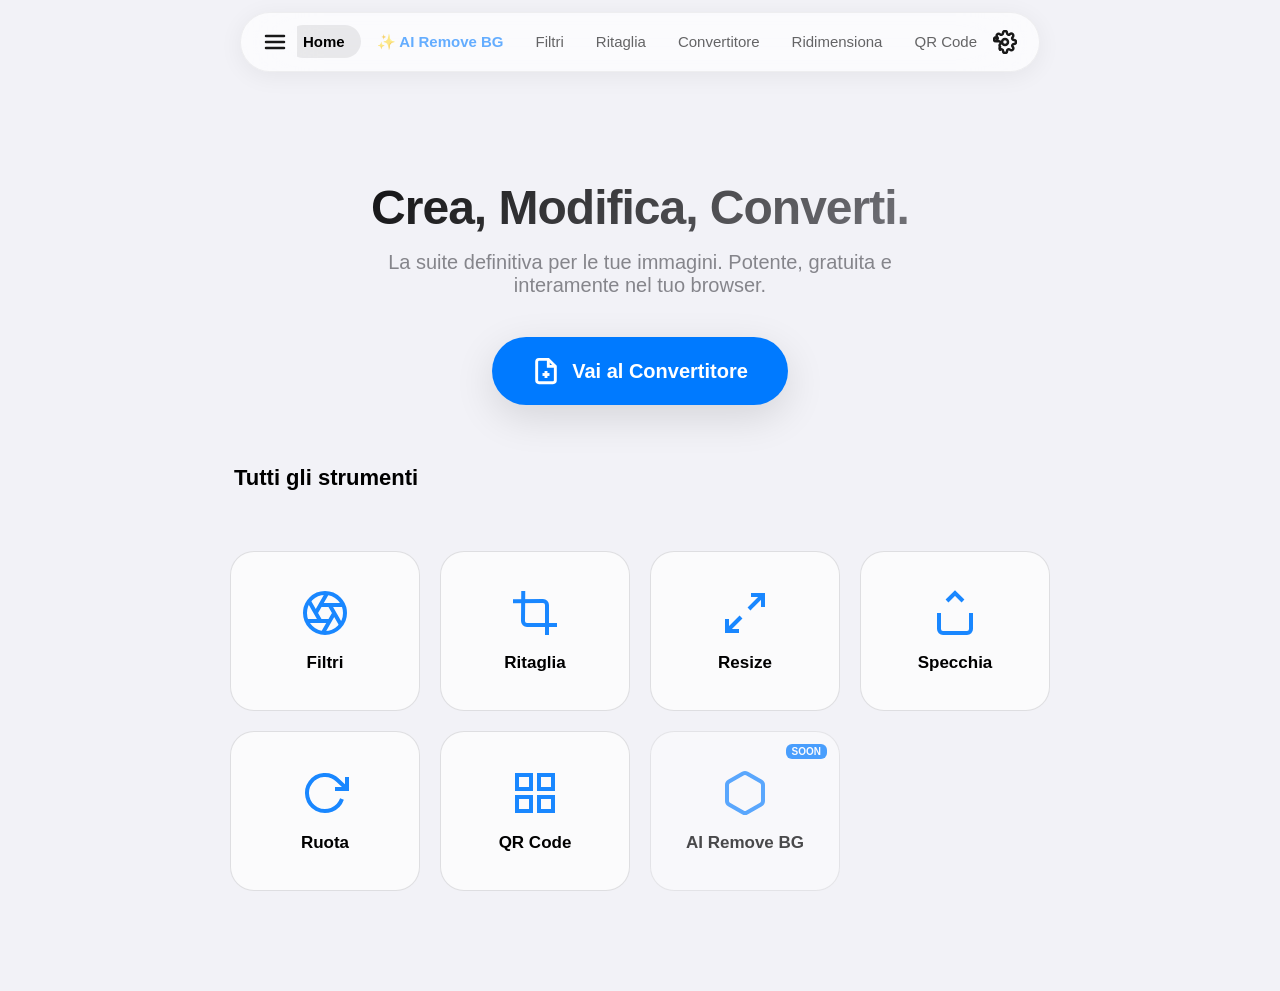
<file: index.html>
<!DOCTYPE html>
<html lang="it">
<head>
    <meta charset="UTF-8">
    <meta name="viewport" content="width=device-width, initial-scale=1.0, viewport-fit=cover">
    <title>CronoTools - Editor Immagini & Tool Online</title>
    <link rel="stylesheet" href="css/style.css">
    <meta name="description" content="Suite di strumenti online gratuiti per editare immagini, convertire file e altro ancora. Tutto nel browser, 100% privacy.">
    <style>
        .hero { text-align: center; padding: 40px 20px 60px; }
        .hero h1 { font-size: 48px; font-weight: 800; letter-spacing: -1px; margin-bottom: 16px; background: linear-gradient(135deg, var(--text-primary) 0%, var(--text-secondary) 100%); -webkit-background-clip: text; -webkit-text-fill-color: transparent; }
        .hero p { font-size: 20px; color: var(--text-secondary); max-width: 600px; margin: 0 auto 40px; }
        
        .cta-big {
            display: inline-flex; align-items: center; justify-content: center; gap: 12px;
            background: var(--accent); color: var(--on-accent);
            padding: 20px 40px; border-radius: 99px;
            font-size: 20px; font-weight: 700; text-decoration: none;
            transition: all 0.3s cubic-bezier(0.34, 1.56, 0.64, 1);
            box-shadow: var(--shadow-lg);
        }
        .cta-big:hover { transform: scale(1.05) translateY(-2px); box-shadow: 0 20px 40px rgba(0,0,0,0.2); }
        .cta-big svg { width: 28px; height: 28px; }

        .tools-grid { display: grid; grid-template-columns: repeat(auto-fill, minmax(160px, 1fr)); gap: 20px; margin-top: 60px; }
        .tool-card {
            background: var(--bg-glass); border: 1px solid var(--separator);
            border-radius: 24px; padding: 24px; text-align: center; text-decoration: none; color: var(--text-primary);
            transition: all 0.3s ease; position: relative; overflow: hidden;
            display: flex; flex-direction: column; align-items: center; justify-content: center; height: 160px;
        }
        .tool-card:hover { transform: translateY(-4px); background: var(--bg-secondary); border-color: var(--accent); box-shadow: var(--shadow-md); }
        .tool-icon { width: 48px; height: 48px; margin-bottom: 16px; color: var(--accent); opacity: 0.9; }
        .tool-title { font-weight: 600; font-size: 17px; }
        
        .beta-badge { position: absolute; top: 12px; right: 12px; font-size: 10px; font-weight: 700; background: var(--accent); color: white; padding: 2px 6px; border-radius: 6px; }
    </style>
</head>
<body>

    <crono-navbar></crono-navbar>

    <div class="content-wrapper">
        <section class="hero">
            <h1>Crea, Modifica, Converti.</h1>
            <p>La suite definitiva per le tue immagini. Potente, gratuita e interamente nel tuo browser.</p>
            
            <a href="base64/index.html" class="cta-big">
                <svg viewBox="0 0 24 24" fill="none" stroke="currentColor" stroke-width="2.5"><path d="M14 2H6a2 2 0 0 0-2 2v16a2 2 0 0 0 2 2h12a2 2 0 0 0 2-2V8z"></path><polyline points="14 2 14 8 20 8"></polyline><line x1="12" y1="18" x2="12" y2="12"></line><line x1="9" y1="15" x2="15" y2="15"></line></svg>
                Vai al Convertitore
            </a>
        </section>

        <section>
            <h2 style="font-size: 22px; font-weight: 700; margin-bottom: 20px; padding-left: 4px;">Tutti gli strumenti</h2>
            <div class="tools-grid">
                
                <a href="filtri/index.html" class="tool-card">
                    <svg class="tool-icon" viewBox="0 0 24 24" fill="none" stroke="currentColor" stroke-width="2"><circle cx="12" cy="12" r="10"/><path d="M14.31 8l5.74 9.94M9.69 8h11.48M7.38 12l5.74-9.94M9.69 16L3.95 6.06M14.31 16H2.83m13.79-4l-5.74 9.94"/></svg>
                    <span class="tool-title">Filtri</span>
                </a>

                <a href="crop-immagini/index.html" class="tool-card">
                    <svg class="tool-icon" viewBox="0 0 24 24" fill="none" stroke="currentColor" stroke-width="2"><path d="M6.13 1L6 16a2 2 0 0 0 2 2h15"></path><path d="M1 6.13L16 6a2 2 0 0 1 2 2v15"></path></svg>
                    <span class="tool-title">Ritaglia</span>
                </a>

                <a href="ridimensiona/index.html" class="tool-card">
                    <svg class="tool-icon" viewBox="0 0 24 24" fill="none" stroke="currentColor" stroke-width="2"><polyline points="15 3 21 3 21 9"></polyline><polyline points="9 21 3 21 3 15"></polyline><line x1="21" y1="3" x2="14" y2="10"></line><line x1="3" y1="21" x2="10" y2="14"></line></svg>
                    <span class="tool-title">Resize</span>
                </a>

                <a href="flip-immagini/index.html" class="tool-card">
                    <svg class="tool-icon" viewBox="0 0 24 24" fill="none" stroke="currentColor" stroke-width="2"><path d="M4 12v8a2 2 0 0 0 2 2h12a2 2 0 0 0 2-2v-8"></path><polyline points="16 6 12 2 8 6"></polyline></svg>
                    <span class="tool-title">Specchia</span>
                </a>
                
                <a href="ruota-immagini/index.html" class="tool-card">
                    <svg class="tool-icon" viewBox="0 0 24 24" fill="none" stroke="currentColor" stroke-width="2"><polyline points="23 4 23 10 17 10"></polyline><path d="M20.49 15a9 9 0 1 1-2.12-9.36L23 10"></path></svg>
                    <span class="tool-title">Ruota</span>
                </a>

                <a href="qr/index.html" class="tool-card">
                    <svg class="tool-icon" viewBox="0 0 24 24" fill="none" stroke="currentColor" stroke-width="2"><rect x="3" y="3" width="7" height="7"></rect><rect x="14" y="3" width="7" height="7"></rect><rect x="14" y="14" width="7" height="7"></rect><rect x="3" y="14" width="7" height="7"></rect></svg>
                    <span class="tool-title">QR Code</span>
                </a>

                <a href="#" class="tool-card" style="opacity: 0.7; cursor: default;">
                    <div class="beta-badge">SOON</div>
                    <svg class="tool-icon" viewBox="0 0 24 24" fill="none" stroke="currentColor" stroke-width="2"><path d="M21 16V8a2 2 0 0 0-1-1.73l-7-4a2 2 0 0 0-2 0l-7 4A2 2 0 0 0 3 8v8a2 2 0 0 0 1 1.73l7 4a2 2 0 0 0 2 0l7-4A2 2 0 0 0 21 16z"></path></svg>
                    <span class="tool-title">AI Remove BG</span>
                </a>

            </div>
        </section>
    </div>

    <script src="js/ui.js"></script>
    <script src="components/navbar.js"></script>
</body>
</html>
</file>
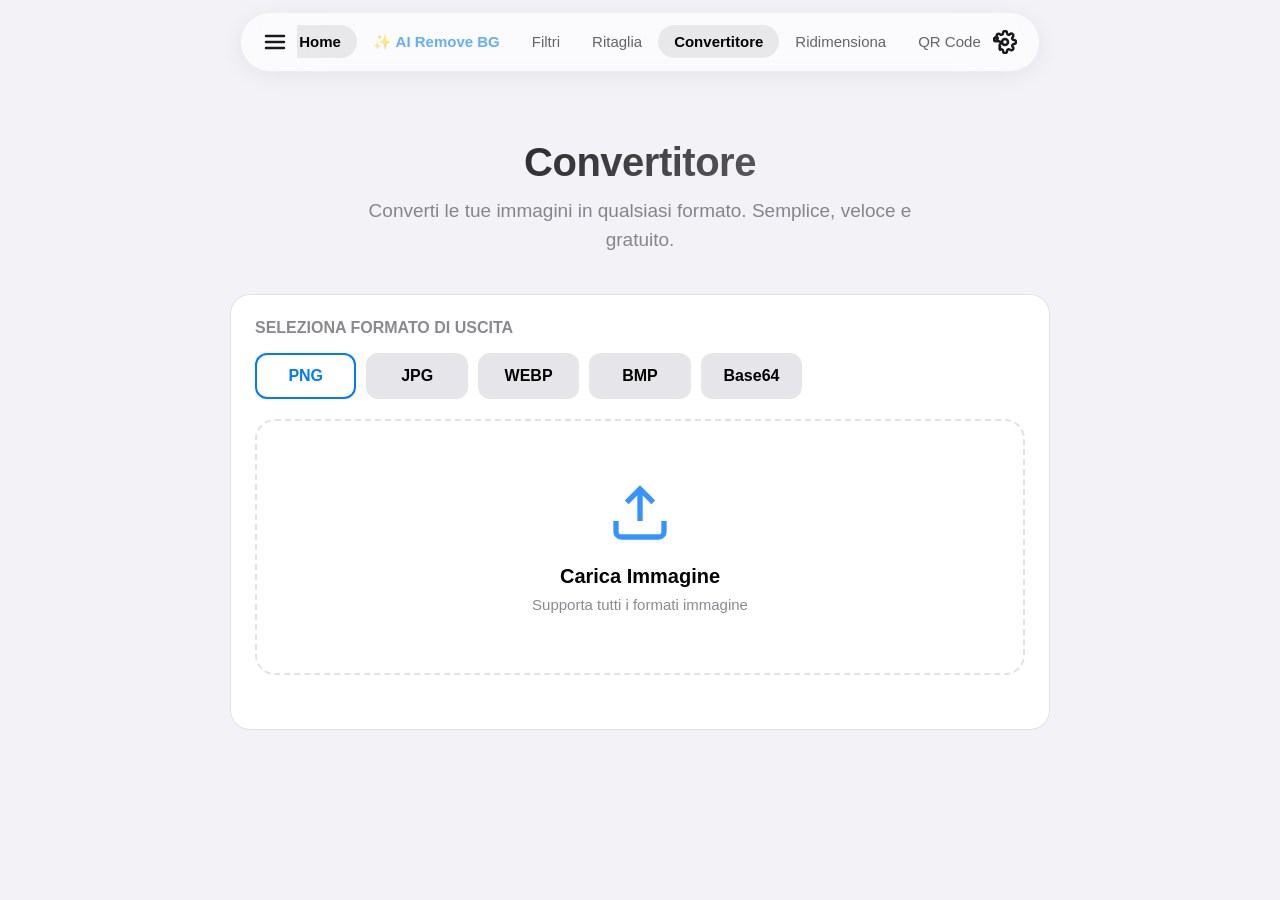
<file: base64/index.html>
<!DOCTYPE html>
<html lang="it">
<head>
    <meta charset="UTF-8">
    <meta name="viewport" content="width=device-width, initial-scale=1.0, viewport-fit=cover">
    <title>Convertitore Universale - CronoTools</title>
    <link rel="stylesheet" href="../css/style.css">
    <style>
        .output-box { width: 100%; height: 200px; background: var(--bg-tertiary); border: 1px solid var(--separator); border-radius: 12px; padding: 16px; font-family: monospace; font-size: 13px; resize: vertical; color: var(--text-primary); margin-bottom: 16px; }
        .format-grid { display: grid; grid-template-columns: repeat(auto-fill, minmax(100px, 1fr)); gap: 10px; margin-bottom: 20px; }
        .format-opt { background: var(--bg-tertiary); border: 2px solid transparent; padding: 12px; border-radius: 12px; text-align: center; font-weight: 600; cursor: pointer; transition: all 0.2s; }
        .format-opt.active { background: var(--bg-secondary); border-color: var(--accent); color: var(--accent); }
        .format-opt:hover { background: var(--bg-secondary); }
    </style>
</head>
<body>
    <crono-navbar></crono-navbar>

    <div class="content-wrapper">
        <header class="main-header">
            <h1>Convertitore</h1>
            <p class="description">Converti le tue immagini in qualsiasi formato. Semplice, veloce e gratuito.</p>
        </header>

        <main>
            <div class="glass-card" style="padding: 24px;">
                <h3 style="margin-bottom: 16px; font-size: 16px; text-transform: uppercase; color: var(--text-secondary);">Seleziona Formato di Uscita</h3>
                
                <div class="format-grid">
                    <div class="format-opt active" onclick="selectFormat(this, 'image/png', 'PNG')">PNG</div>
                    <div class="format-opt" onclick="selectFormat(this, 'image/jpeg', 'JPG')">JPG</div>
                    <div class="format-opt" onclick="selectFormat(this, 'image/webp', 'WEBP')">WEBP</div>
                    <div class="format-opt" onclick="selectFormat(this, 'image/bmp', 'BMP')">BMP</div>
                    <div class="format-opt" onclick="selectFormat(this, 'base64', 'BASE64')">Base64</div>
                </div>

                <div id="upload-stage" class="upload-area">
                    <svg class="upload-icon" viewBox="0 0 24 24" fill="none" stroke="currentColor" stroke-width="2"><path d="M21 15v4a2 2 0 0 1-2 2H5a2 2 0 0 1-2-2v-4"></path><polyline points="17 8 12 3 7 8"></polyline><line x1="12" y1="3" x2="12" y2="15"></line></svg>
                    <div class="upload-title">Carica Immagine</div>
                    <div class="upload-desc">Supporta tutti i formati immagine</div>
                    <input type="file" id="file-input" accept="image/*" hidden>
                </div>
            </div>

            <!-- RESULT AREA -->
            <div id="result-area" class="glass-card hidden" style="padding: 24px; margin-top: 24px; text-align: center;">
                <h3 id="result-title" style="margin-bottom: 20px;">Conversione completata!</h3>
                
                <!-- Preview for Image formats -->
                <div id="img-preview-container" class="canvas-wrapper" style="margin-bottom: 20px; max-height: 400px;">
                    <img id="result-img" style="max-width: 100%; object-fit: contain;">
                </div>

                <!-- Textarea for Base64 -->
                <div id="base64-container" class="hidden">
                    <textarea id="base64-output" class="output-box" readonly></textarea>
                    <button class="alert-btn" onclick="copyBase64()">Copia Stringa</button>
                </div>

                <div class="action-row" style="margin-top: 20px; display: flex; gap: 10px; justify-content: center;">
                    <button id="btn-download" class="alert-btn primary" style="min-width: 200px;">Scarica File</button>
                    <button class="alert-btn" onclick="location.reload()">Nuova</button>
                </div>
            </div>
        </main>
    </div>

    <script src="../js/ui.js"></script>
    <script src="../components/navbar.js"></script>
    <script>
        let targetMime = 'image/png';
        let targetExt = 'PNG';
        let originalImage = null;
        
        function selectFormat(el, mime, ext) {
            targetMime = mime;
            targetExt = ext;
            document.querySelectorAll('.format-opt').forEach(elm => elm.classList.remove('active'));
            if (el && el.classList) el.classList.add('active');
            // If image already loaded, re-render the result in the new format
            if (originalImage) renderResult();
        }

        const uploadArea = document.getElementById('upload-stage');
        const fileInput = document.getElementById('file-input');
        
        uploadArea.addEventListener('click', () => fileInput.click());
        
        fileInput.addEventListener('change', (e) => {
            if(!e.target.files.length) return;
            const file = e.target.files[0];
            processFile(file);
        });

        function processFile(file) {
            const reader = new FileReader();
            reader.onload = (ev) => {
                const img = new Image();
                img.onload = () => {
                    // Store original image for future re-rendering
                    originalImage = img;

                    // Show Result Area but keep the format selector visible so user can change it after upload
                    // Only hide the single upload area element, not the whole card
                    uploadArea.style.display = 'none';
                    document.getElementById('result-area').classList.remove('hidden');

                    // Render result based on current selected format
                    renderResult();
                };
                img.src = ev.target.result;
            };
            reader.readAsDataURL(file);
        }

        function renderResult() {
            if (!originalImage) return;
            const canvas = document.createElement('canvas');
            canvas.width = originalImage.width;
            canvas.height = originalImage.height;
            const ctx = canvas.getContext('2d');
            ctx.drawImage(originalImage, 0, 0);

            if (targetMime === 'base64') {
                const dataUrl = canvas.toDataURL('image/png'); // internal default
                document.getElementById('img-preview-container').classList.add('hidden');
                document.getElementById('base64-container').classList.remove('hidden');
                document.getElementById('base64-output').value = dataUrl;
                document.getElementById('btn-download').style.display = 'none';
            } else {
                const dataUrl = canvas.toDataURL(targetMime, 0.9);
                document.getElementById('img-preview-container').classList.remove('hidden');
                document.getElementById('base64-container').classList.add('hidden');

                const resImg = document.getElementById('result-img');
                resImg.src = dataUrl;

                const btnDown = document.getElementById('btn-download');
                btnDown.style.display = 'inline-block';
                btnDown.textContent = `Scarica .${targetExt}`;
                btnDown.onclick = () => {
                    const a = document.createElement('a');
                    a.href = dataUrl;
                    a.download = `converted.${targetExt.toLowerCase()}`;
                    a.click();
                };
            }
        }

        function copyBase64() {
            const copyText = document.getElementById("base64-output");
            copyText.select();
            document.execCommand("copy");
            UI.showAlert('Copiato!', 'Stringa copiata negli appunti.');
        }
    </script>
</body>
</html>
</file>
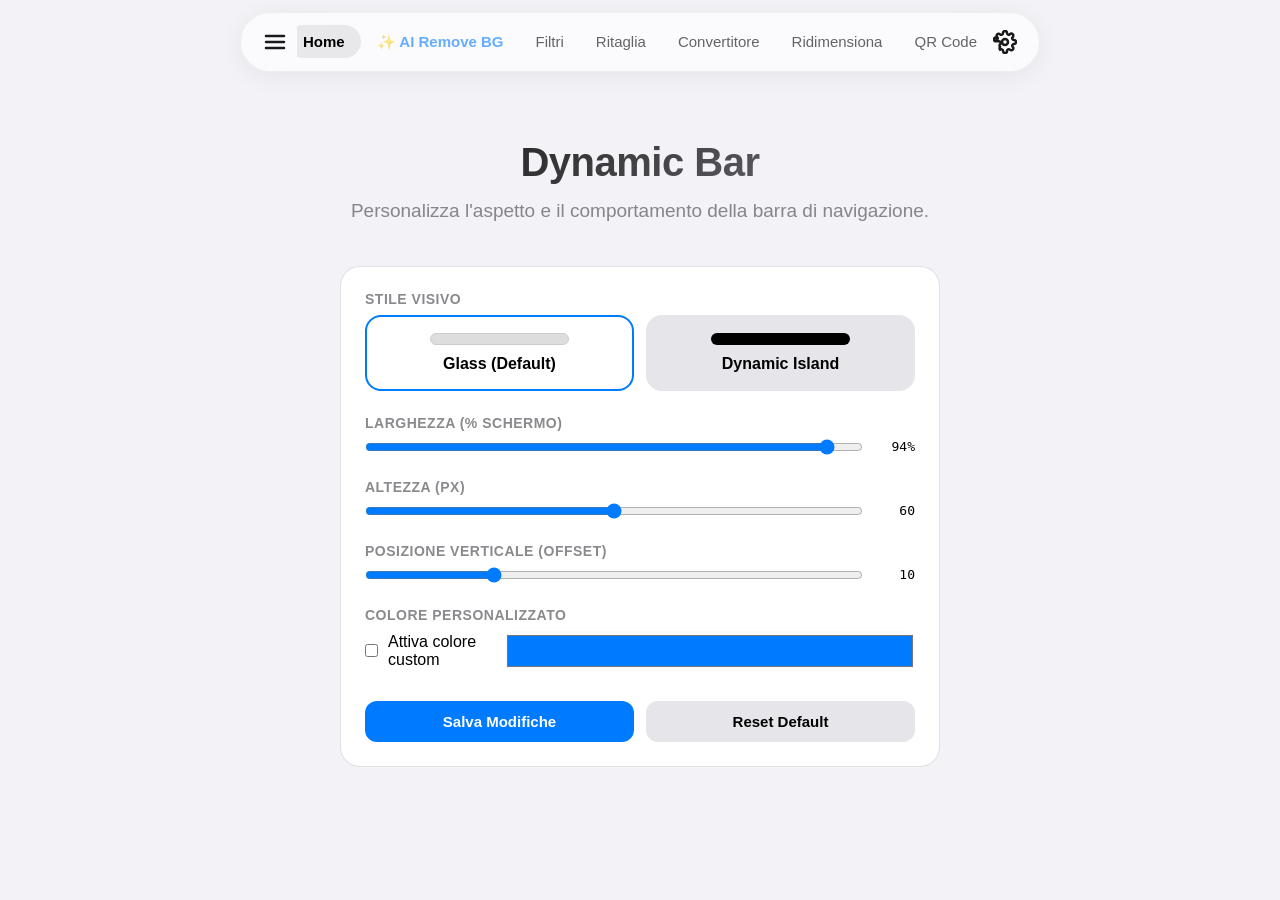
<file: dynamic-bar/index.html>
<!DOCTYPE html>
<html lang="it">
<head>
    <meta charset="UTF-8">
    <meta name="viewport" content="width=device-width, initial-scale=1.0, viewport-fit=cover">
    <title>Configura Dynamic Bar - CronoTools</title>
    <link rel="stylesheet" href="../css/style.css">
    <style>
        .config-card { padding: 24px; max-width: 600px; margin: 0 auto; }
        .config-group { margin-bottom: 24px; }
        .config-label { display: block; font-weight: 600; font-size: 14px; margin-bottom: 8px; color: var(--text-secondary); text-transform: uppercase; letter-spacing: 0.5px; }
        
        /* Radio Cards for Style Selection */
        .style-grid { display: grid; grid-template-columns: 1fr 1fr; gap: 12px; }
        .style-option {
            background: var(--bg-tertiary);
            border: 2px solid transparent;
            border-radius: 16px;
            padding: 16px;
            cursor: pointer;
            text-align: center;
            transition: all 0.2s;
        }
        .style-option:hover { background: var(--bg-secondary); }
        .style-option.active { border-color: var(--accent); background: var(--bg-secondary); }
        .preview-pill {
            height: 12px; width: 60%; margin: 0 auto 10px; border-radius: 99px;
        }
        
        /* Sliders */
        .range-wrap { display: flex; align-items: center; gap: 12px; }
        input[type=range] { flex: 1; accent-color: var(--accent); cursor: pointer; }
        .val-display { font-family: monospace; width: 40px; text-align: right; }

        input[type=color] { border: none; width: 100%; height: 40px; border-radius: 8px; cursor: pointer; }
    </style>
</head>
<body>
    <crono-navbar></crono-navbar>

    <div class="content-wrapper">
        <header class="main-header">
            <h1>Dynamic Bar</h1>
            <p class="description">Personalizza l'aspetto e il comportamento della barra di navigazione.</p>
        </header>

        <main>
            <div class="glass-card config-card">
                
                <!-- Stile -->
                <div class="config-group">
                    <label class="config-label">Stile Visivo</label>
                    <div class="style-grid">
                        <div class="style-option active" onclick="selectStyle('glass')" id="opt-glass">
                            <div class="preview-pill" style="background: #ddd; border: 1px solid #ccc;"></div>
                            <span style="font-weight: 600;">Glass (Default)</span>
                        </div>
                        <div class="style-option" onclick="selectStyle('island')" id="opt-island">
                            <div class="preview-pill" style="background: #000;"></div>
                            <span style="font-weight: 600;">Dynamic Island</span>
                        </div>
                    </div>
                </div>

                <!-- Dimensioni -->
                <div class="config-group">
                    <label class="config-label">Larghezza (% Schermo)</label>
                    <div class="range-wrap">
                        <input type="range" id="inp-width" min="30" max="98" value="94">
                        <span class="val-display" id="val-width">94%</span>
                    </div>
                </div>

                <div class="config-group">
                    <label class="config-label">Altezza (px)</label>
                    <div class="range-wrap">
                        <input type="range" id="inp-height" min="40" max="80" value="60">
                        <span class="val-display" id="val-height">60</span>
                    </div>
                </div>

                <div class="config-group">
                    <label class="config-label">Posizione Verticale (Offset)</label>
                    <div class="range-wrap">
                        <input type="range" id="inp-offset" min="0" max="40" value="10">
                        <span class="val-display" id="val-offset">10</span>
                    </div>
                </div>

                <!-- Custom Color (Show only if not Island) -->
                <div class="config-group" id="group-color">
                    <label class="config-label">Colore Personalizzato</label>
                    <div style="display: flex; gap: 10px; align-items: center;">
                        <input type="checkbox" id="check-custom-color">
                        <label for="check-custom-color">Attiva colore custom</label>
                        <input type="color" id="inp-color" value="#007aff" disabled>
                    </div>
                </div>

                <div style="display: flex; gap: 12px; margin-top: 30px;">
                    <button class="alert-btn primary" onclick="saveSettings()">Salva Modifiche</button>
                    <button class="alert-btn" onclick="resetSettings()">Reset Default</button>
                </div>

            </div>
        </main>
    </div>

    <script src="../js/ui.js"></script>
    <script src="../components/navbar.js"></script>
    <script>
        // State
        let currentStyle = 'glass';

        document.addEventListener('DOMContentLoaded', () => {
            loadSettings();
            
            // Live Preview Listeners
            document.getElementById('inp-width').addEventListener('input', (e) => {
                document.getElementById('val-width').textContent = e.target.value + '%';
                updateLiveCSS('--bar-width', e.target.value + '%');
            });
            
            document.getElementById('inp-height').addEventListener('input', (e) => {
                document.getElementById('val-height').textContent = e.target.value;
                updateLiveCSS('--bar-height', e.target.value + 'px');
            });

            document.getElementById('inp-offset').addEventListener('input', (e) => {
                document.getElementById('val-offset').textContent = e.target.value;
                // Apply top offset to body padding so navbar CSS isn't overridden
                document.body.style.paddingTop = e.target.value + 'px';
            });

            document.getElementById('check-custom-color').addEventListener('change', (e) => {
                document.getElementById('inp-color').disabled = !e.target.checked;
                if(e.target.checked) selectStyle('custom');
            });
        });

        function selectStyle(style) {
            currentStyle = style;
            document.querySelectorAll('.style-option').forEach(el => el.classList.remove('active'));
            
            if (style === 'glass') {
                document.getElementById('opt-glass').classList.add('active');
                document.body.classList.remove('dynamic-island-mode');
                document.getElementById('check-custom-color').checked = false;
            } else if (style === 'island') {
                document.getElementById('opt-island').classList.add('active');
                document.body.classList.add('dynamic-island-mode');
                document.getElementById('check-custom-color').checked = false;
            } else if (style === 'custom') {
                document.body.classList.remove('dynamic-island-mode');
            }
        }

        function updateLiveCSS(prop, val) {
            document.documentElement.style.setProperty(prop, val);
        }

        function saveSettings() {
            const settings = {
                style: currentStyle,
                width: document.getElementById('inp-width').value,
                height: document.getElementById('inp-height').value,
                topOffset: document.getElementById('inp-offset').value,
                customColor: document.getElementById('check-custom-color').checked ? document.getElementById('inp-color').value : null
            };
            
            localStorage.setItem('crono-bar-prefs', JSON.stringify(settings));
            
            // Dispatch event so Navbar component updates itself
            window.dispatchEvent(new Event('crono-bar-update'));
            
            // Visual feedback
            const btn = document.querySelector('.alert-btn.primary');
            const originalText = btn.textContent;
            btn.textContent = 'Salvato!';
            setTimeout(() => btn.textContent = originalText, 1500);
        }

        function loadSettings() {
            const prefs = JSON.parse(localStorage.getItem('crono-bar-prefs') || '{}');
            
            if (prefs.style) selectStyle(prefs.style);
            if (prefs.width) {
                document.getElementById('inp-width').value = prefs.width;
                document.getElementById('val-width').textContent = prefs.width + '%';
            }
            if (prefs.height) {
                document.getElementById('inp-height').value = prefs.height;
                document.getElementById('val-height').textContent = prefs.height;
            }
            if (prefs.topOffset) {
                document.getElementById('inp-offset').value = prefs.topOffset;
                document.getElementById('val-offset').textContent = prefs.topOffset;
                // Respect previously saved top offset (unless in beta, CSS will override)
                document.body.style.paddingTop = prefs.topOffset + 'px';
            }
            if (prefs.customColor) {
                document.getElementById('check-custom-color').checked = true;
                document.getElementById('inp-color').value = prefs.customColor;
                document.getElementById('inp-color').disabled = false;
                currentStyle = 'custom';
            }
        }

        function resetSettings() {
            localStorage.removeItem('crono-bar-prefs');
            window.location.reload();
        }
    </script>
</body>
</html>
</file>
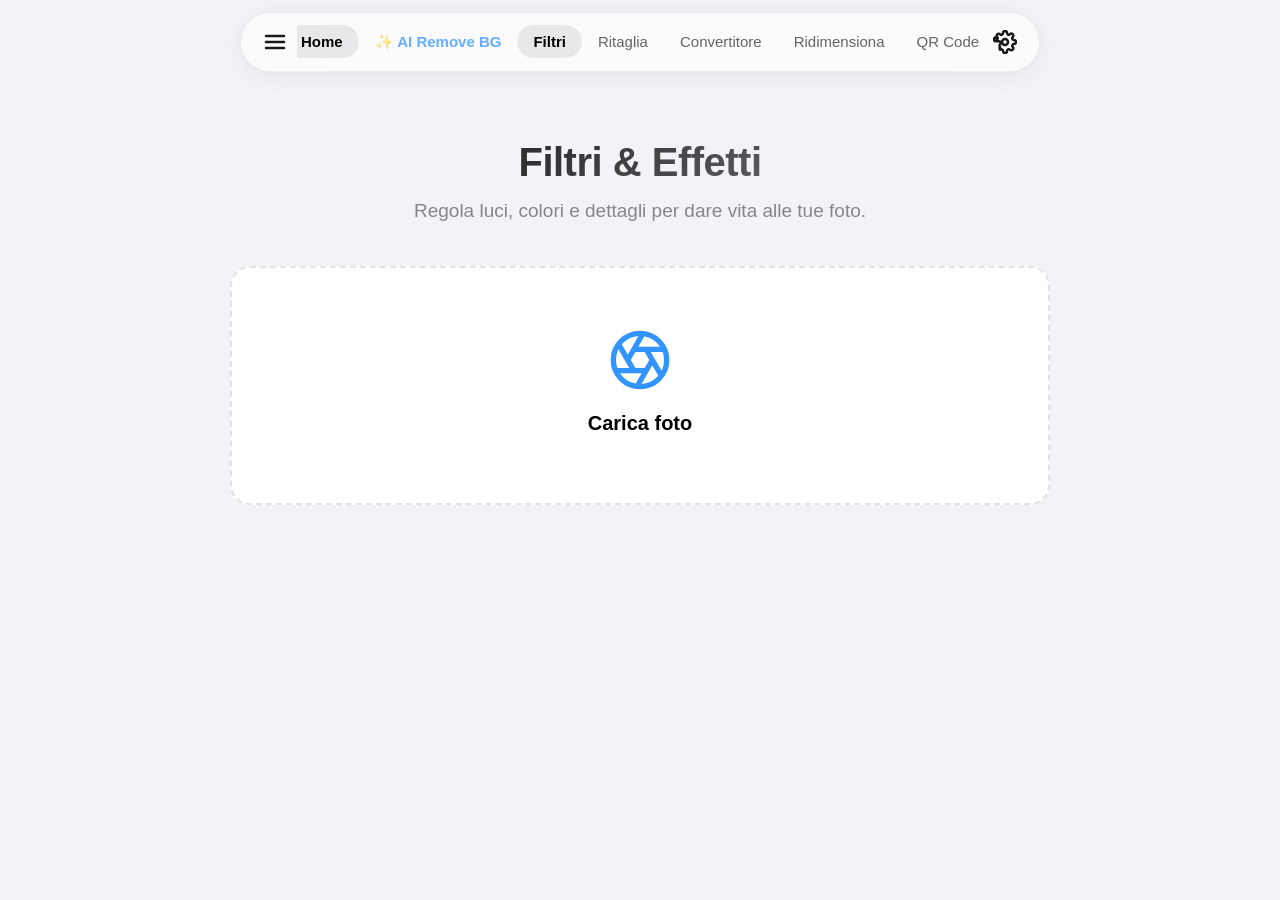
<file: filtri/index.html>
<!DOCTYPE html>
<html lang="it">
<head>
    <meta charset="UTF-8">
    <meta name="viewport" content="width=device-width, initial-scale=1.0, viewport-fit=cover">
    <title>Filtri Foto - CronoTools</title>
    <link rel="stylesheet" href="../css/style.css">
    <style>
        .filters-grid { display: grid; grid-template-columns: repeat(auto-fit, minmax(140px, 1fr)); gap: 12px; margin-bottom: 20px; }
        .filter-control { background: var(--bg-tertiary); padding: 12px; border-radius: 12px; }
        .filter-label { font-size: 12px; font-weight: 600; color: var(--text-secondary); margin-bottom: 8px; display: flex; justify-content: space-between; }
        .filter-slider { width: 100%; -webkit-appearance: none; height: 4px; background: var(--separator); border-radius: 2px; outline: none; }
        .filter-slider::-webkit-slider-thumb { -webkit-appearance: none; width: 16px; height: 16px; background: var(--accent); border-radius: 50%; cursor: pointer; border: 2px solid var(--bg-secondary); }
    </style>
</head>
<body>
    <crono-navbar></crono-navbar>

    <div class="content-wrapper">
        <header class="main-header">
            <h1>Filtri & Effetti</h1>
            <p class="description">Regola luci, colori e dettagli per dare vita alle tue foto.</p>
        </header>

        <main>
            <div id="upload-stage" class="upload-area">
                <svg class="upload-icon" viewBox="0 0 24 24" fill="none" stroke="currentColor" stroke-width="2"><circle cx="12" cy="12" r="10"></circle><path d="M14.31 8l5.74 9.94M9.69 8h11.48M7.38 12l5.74-9.94M9.69 16L3.95 6.06M14.31 16H2.83m13.79-4l-5.74 9.94"></path></svg>
                <div class="upload-title">Carica foto</div>
                <input type="file" id="file-input" accept="image/*" hidden>
            </div>

            <div id="workspace-stage" class="workspace-container">
                <div class="canvas-wrapper">
                    <canvas id="editor-canvas"></canvas>
                </div>

                <div class="glass-card" style="padding: 20px;">
                    <div class="filters-grid">
                        <div class="filter-control">
                            <div class="filter-label"><span>Luminosità</span> <span id="val-brightness">100%</span></div>
                            <input type="range" class="filter-slider" id="brightness" min="0" max="200" value="100" data-default="100">
                        </div>
                        <div class="filter-control">
                            <div class="filter-label"><span>Contrasto</span> <span id="val-contrast">100%</span></div>
                            <input type="range" class="filter-slider" id="contrast" min="0" max="200" value="100" data-default="100">
                        </div>
                        <div class="filter-control">
                            <div class="filter-label"><span>Saturazione</span> <span id="val-saturate">100%</span></div>
                            <input type="range" class="filter-slider" id="saturate" min="0" max="200" value="100" data-default="100">
                        </div>
                        <div class="filter-control">
                            <div class="filter-label"><span>Seppia</span> <span id="val-sepia">0%</span></div>
                            <input type="range" class="filter-slider" id="sepia" min="0" max="100" value="0" data-default="0">
                        </div>
                        <div class="filter-control">
                            <div class="filter-label"><span>Grigi</span> <span id="val-grayscale">0%</span></div>
                            <input type="range" class="filter-slider" id="grayscale" min="0" max="100" value="0" data-default="0">
                        </div>
                        <div class="filter-control">
                            <div class="filter-label"><span>Sfocatura</span> <span id="val-blur">0px</span></div>
                            <input type="range" class="filter-slider" id="blur" min="0" max="10" value="0" step="0.5" data-default="0">
                        </div>
                        <div class="filter-control">
                            <div class="filter-label"><span>Tonalità</span> <span id="val-hue">0°</span></div>
                            <input type="range" class="filter-slider" id="hue" min="0" max="360" value="0" data-default="0">
                        </div>
                    </div>
                    
                    <button id="btn-apply" class="alert-btn" style="width: 100%; margin-bottom: 10px;">Applica Modifiche</button>
                </div>

                <div class="toolbar-floating">
                    <button class="tool-btn" id="btn-undo" disabled>
                        <svg viewBox="0 0 24 24" fill="none" stroke="currentColor" stroke-width="2"><path d="M9 14L4 9l5-5"/><path d="M4 9h10.5a5.5 5.5 0 0 1 5.5 5.5v0a5.5 5.5 0 0 1-5.5 5.5H11"/></svg>
                        Undo
                    </button>
                    <button class="tool-btn danger" id="btn-reset">
                        <svg viewBox="0 0 24 24" fill="none" stroke="currentColor" stroke-width="2"><line x1="18" y1="6" x2="6" y2="18"></line><line x1="6" y1="6" x2="18" y2="18"></line></svg>
                        Esci
                    </button>
                </div>

                <div style="text-align: center; margin-top: 20px;">
                    <button id="btn-download" class="alert-btn primary" style="padding: 16px 32px; font-size: 18px; width: 100%; max-width: 300px;">Scarica</button>
                </div>
            </div>
        </main>
    </div>

    <script src="../js/ui.js"></script>
    <script src="../js/core.js"></script>
    <script src="../components/navbar.js"></script>
    <script>
        document.addEventListener('DOMContentLoaded', () => {
            const engine = new CronoEngine('editor-canvas');
            const uploadArea = document.getElementById('upload-stage');
            const fileInput = document.getElementById('file-input');
            const workspace = document.getElementById('workspace-stage');
            
            // Reference to base image for non-destructive preview
            let baseImageState = null; 

            // Slider elements
            const sliders = {
                brightness: document.getElementById('brightness'),
                contrast: document.getElementById('contrast'),
                saturate: document.getElementById('saturate'),
                sepia: document.getElementById('sepia'),
                grayscale: document.getElementById('grayscale'),
                blur: document.getElementById('blur'),
                hue: document.getElementById('hue')
            };

            // Handlers
            uploadArea.addEventListener('click', () => fileInput.click());
            fileInput.addEventListener('change', (e) => {
                if (e.target.files.length) engine.loadImage(e.target.files[0]);
            });

            engine.on('imageLoaded', () => {
                uploadArea.style.display = 'none';
                workspace.style.display = 'block';
                // Salva lo stato iniziale come base per i filtri
                baseImageState = engine.currentImage;
            });

            engine.on('historyChange', ({ canUndo }) => {
                document.getElementById('btn-undo').disabled = !canUndo;
            });
            
            document.getElementById('btn-undo').addEventListener('click', () => {
                engine.undo();
                // Dopo un undo, l'immagine corrente diventa la nuova base per i filtri
                baseImageState = engine.currentImage;
                resetSliders(); // Reset sliders visivi
            });

            function resetSliders() {
                Object.keys(sliders).forEach(key => {
                    const slider = sliders[key];
                    const def = slider.dataset.default;
                    slider.value = def;
                    const suffix = key === 'blur' ? 'px' : (key === 'hue' ? '°' : '%');
                    document.getElementById(`val-${key}`).textContent = `${def}${suffix}`;
                });
            }

            // Live Preview Logic
            Object.keys(sliders).forEach(key => {
                sliders[key].addEventListener('input', (e) => {
                    const val = e.target.value;
                    const suffix = key === 'blur' ? 'px' : (key === 'hue' ? '°' : '%');
                    document.getElementById(`val-${key}`).textContent = `${val}${suffix}`;
                    
                    const values = {};
                    Object.keys(sliders).forEach(k => values[k] = sliders[k].value);
                    
                    // IMPORTANTE: Resetta engine.currentImage allo stato base PRIMA di applicare
                    // Questo evita che i filtri si sommino ad ogni pixel di trascinamento dello slider
                    if(baseImageState) {
                        engine.currentImage = baseImageState; 
                        
                        // Applica filtri su una copia temporanea (canvas)
                        const previewCanvas = engine.applyFilters(values);
                        
                        // Imposta il risultato come immagine corrente SOLO per il rendering,
                        // ma NON aggiorniamo baseImageState finché non si fa "Applica"
                        engine.currentImage = previewCanvas; 
                        engine.render(); 
                        
                        // Ripristina l'immagine corrente "logica" a baseImageState in modo che 
                        // operazioni future dell'engine non lavorino sull'anteprima volatile,
                        // MA per ora lasciamo quella visualizzata così l'utente vede l'effetto.
                        // Il trucco è che engine.currentImage è ciò che viene disegnato.
                    }
                });
            });

            // Commit (Save to history)
            document.getElementById('btn-apply').addEventListener('click', () => {
                // Consolida l'anteprima attuale come nuova base
                engine.pushHistory(); // Salva lo stato attuale nella history (per Undo)
                baseImageState = engine.currentImage; // Aggiorna la base per i prossimi filtri
                
                resetSliders(); // Resetta sliders a zero/default
                UI.showAlert('Applicato', 'Filtri salvati. Puoi applicarne altri.');
            });

            document.getElementById('btn-reset').addEventListener('click', () => window.location.reload());
            document.getElementById('btn-download').addEventListener('click', async () => {
                const blob = await engine.export('png');
                engine.download(blob, 'crono-filtri.png');
            });
        });
    </script>
</body>
</html>
</file>
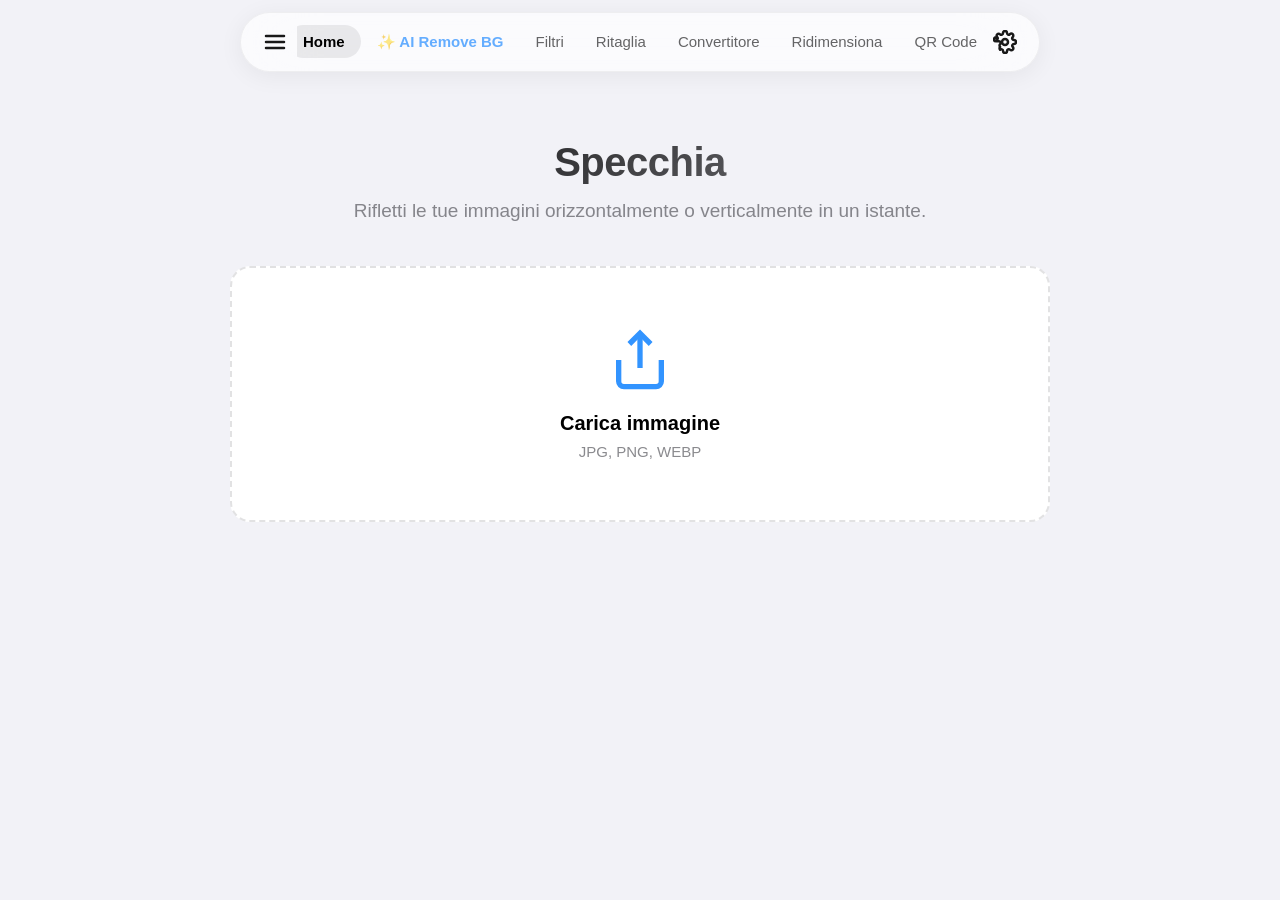
<file: flip-immagini/index.html>
<!DOCTYPE html>
<html lang="it">
<head>
    <meta charset="UTF-8">
    <meta name="viewport" content="width=device-width, initial-scale=1.0, viewport-fit=cover">
    <title>Specchia Immagini - CronoTools</title>
    <link rel="stylesheet" href="../css/style.css">
</head>
<body>
    <crono-navbar></crono-navbar>

    <div class="content-wrapper">
        <header class="main-header">
            <h1>Specchia</h1>
            <p class="description">Rifletti le tue immagini orizzontalmente o verticalmente in un istante.</p>
        </header>

        <main>
            <div id="upload-stage" class="upload-area">
                <svg class="upload-icon" viewBox="0 0 24 24" fill="none" stroke="currentColor" stroke-width="2"><path d="M4 12v8a2 2 0 0 0 2 2h12a2 2 0 0 0 2-2v-8"></path><polyline points="16 6 12 2 8 6"></polyline><line x1="12" y1="2" x2="12" y2="15"></line></svg>
                <div class="upload-title">Carica immagine</div>
                <div class="upload-desc">JPG, PNG, WEBP</div>
                <input type="file" id="file-input" accept="image/*" hidden>
            </div>

            <div id="workspace-stage" class="workspace-container">
                <div class="canvas-wrapper">
                    <canvas id="editor-canvas"></canvas>
                </div>

                <div class="toolbar-floating">
                    <button class="tool-btn" id="btn-undo" disabled>
                        <svg viewBox="0 0 24 24" fill="none" stroke="currentColor" stroke-width="2"><path d="M9 14L4 9l5-5"/><path d="M4 9h10.5a5.5 5.5 0 0 1 5.5 5.5v0a5.5 5.5 0 0 1-5.5 5.5H11"/></svg>
                        Undo
                    </button>
                    
                    <button class="tool-btn" id="btn-flip-h" title="Orizzontale">
                        <svg viewBox="0 0 24 24" fill="none" stroke="currentColor" stroke-width="2"><polyline points="16 3 21 3 21 8"></polyline><line x1="4" y1="20" x2="21" y2="3"></line><polyline points="21 16 21 21 16 21"></polyline><line x1="15" y1="15" x2="21" y2="21"></line><line x1="4" y1="4" x2="9" y2="9"></line></svg>
                        ↔ Oriz.
                    </button>

                    <button class="tool-btn" id="btn-flip-v" title="Verticale">
                        <svg viewBox="0 0 24 24" fill="none" stroke="currentColor" stroke-width="2"><polyline points="16 3 21 3 21 8"></polyline><line x1="4" y1="20" x2="21" y2="3"></line><polyline points="21 16 21 21 16 21"></polyline><line x1="15" y1="15" x2="21" y2="21"></line><line x1="4" y1="4" x2="9" y2="9"></line></svg>
                        ↕ Vert.
                    </button>

                    <button class="tool-btn danger" id="btn-reset">
                        <svg viewBox="0 0 24 24" fill="none" stroke="currentColor" stroke-width="2"><line x1="18" y1="6" x2="6" y2="18"></line><line x1="6" y1="6" x2="18" y2="18"></line></svg>
                        Esci
                    </button>
                </div>

                <div style="text-align: center; margin-top: 20px;">
                    <button id="btn-download" class="alert-btn primary" style="padding: 16px 32px; font-size: 18px; width: 100%; max-width: 300px;">Scarica</button>
                </div>
            </div>
        </main>
    </div>

    <script src="../js/ui.js"></script>
    <script src="../js/core.js"></script>
    <script src="../components/navbar.js"></script>
    <script>
        document.addEventListener('DOMContentLoaded', () => {
            const engine = new CronoEngine('editor-canvas');
            const uploadArea = document.getElementById('upload-stage');
            const fileInput = document.getElementById('file-input');
            const workspace = document.getElementById('workspace-stage');

            uploadArea.addEventListener('click', () => fileInput.click());
            fileInput.addEventListener('change', (e) => {
                if (e.target.files.length) engine.loadImage(e.target.files[0]);
            });

            engine.on('imageLoaded', () => {
                uploadArea.style.display = 'none';
                workspace.style.display = 'block';
            });

            engine.on('historyChange', ({ canUndo }) => document.getElementById('btn-undo').disabled = !canUndo);
            document.getElementById('btn-undo').addEventListener('click', () => engine.undo());

            document.getElementById('btn-flip-h').addEventListener('click', () => engine.flip('h'));
            document.getElementById('btn-flip-v').addEventListener('click', () => engine.flip('v'));

            document.getElementById('btn-reset').addEventListener('click', () => window.location.reload());
            document.getElementById('btn-download').addEventListener('click', async () => {
                const blob = await engine.export('png');
                engine.download(blob, 'crono-flip.png');
            });
        });
    </script>
</body>
</html>
</file>
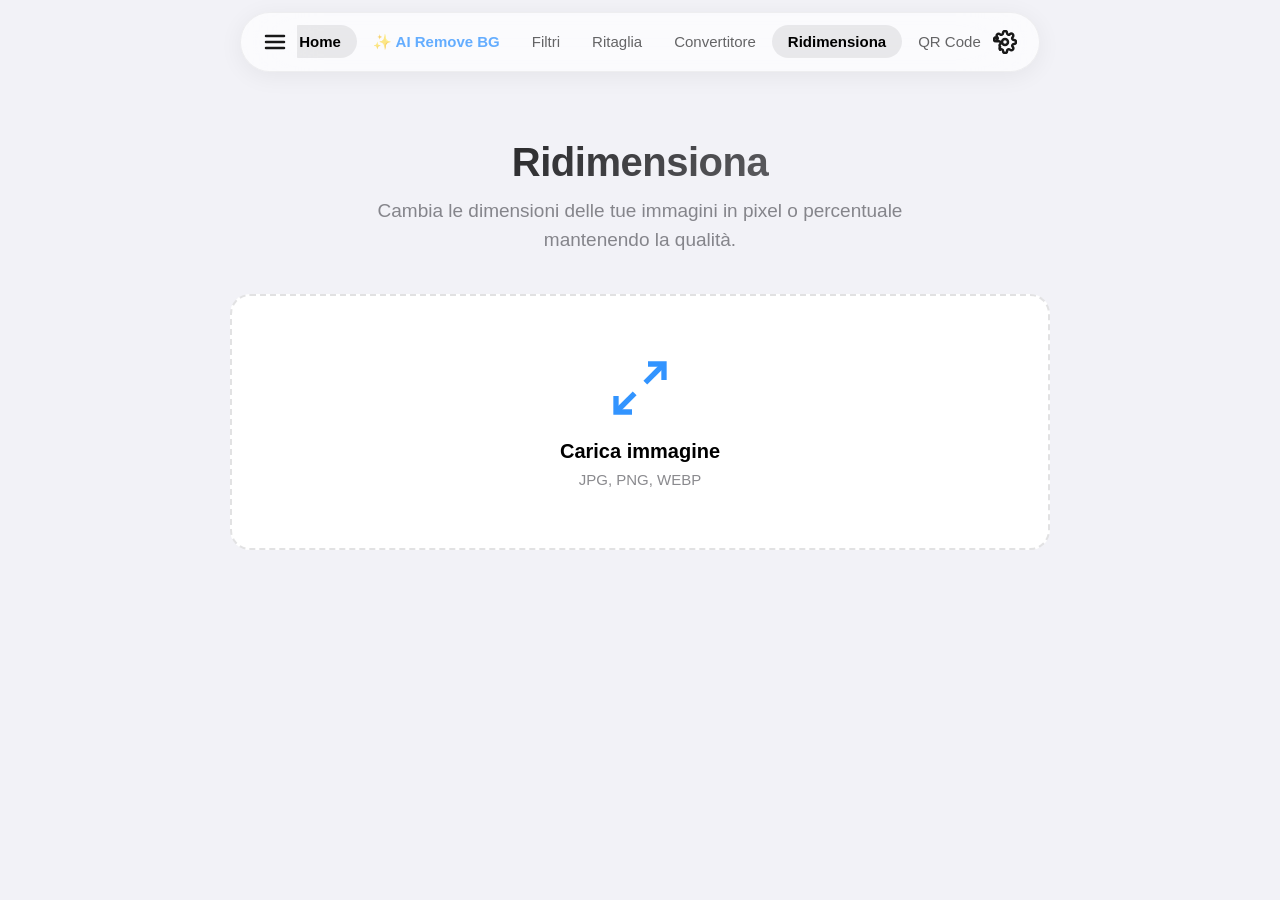
<file: ridimensiona/index.html>
<!DOCTYPE html>
<html lang="it">
<head>
    <meta charset="UTF-8">
    <meta name="viewport" content="width=device-width, initial-scale=1.0, viewport-fit=cover">
    <title>Ridimensiona Immagini - CronoTools</title>
    <link rel="stylesheet" href="../css/style.css">
    <style>
        .input-group { display: flex; gap: 10px; align-items: center; justify-content: center; margin-bottom: 10px; }
        .size-input { 
            background: var(--bg-tertiary); border: 1px solid var(--separator); 
            color: var(--text-primary); padding: 12px; border-radius: 12px; 
            width: 100px; text-align: center; font-size: 16px; font-weight: 600;
        }
        .lock-btn { background: none; border: none; color: var(--text-secondary); cursor: pointer; padding: 8px; border-radius: 8px; }
        .lock-btn.active { color: var(--accent); background: var(--accent-dim); }
        .dimensions-display { 
            background: var(--bg-glass-heavy); padding: 8px 16px; border-radius: 20px;
            font-size: 13px; color: var(--text-secondary); margin-bottom: 20px; display: inline-block;
        }
    </style>
</head>
<body>
    <crono-navbar></crono-navbar>

    <div class="content-wrapper">
        <header class="main-header">
            <h1>Ridimensiona</h1>
            <p class="description">Cambia le dimensioni delle tue immagini in pixel o percentuale mantenendo la qualità.</p>
        </header>

        <main>
            <div id="upload-stage" class="upload-area">
                <svg class="upload-icon" viewBox="0 0 24 24" fill="none" stroke="currentColor" stroke-width="2"><polyline points="15 3 21 3 21 9"></polyline><polyline points="9 21 3 21 3 15"></polyline><line x1="21" y1="3" x2="14" y2="10"></line><line x1="3" y1="21" x2="10" y2="14"></line></svg>
                <div class="upload-title">Carica immagine</div>
                <div class="upload-desc">JPG, PNG, WEBP</div>
                <input type="file" id="file-input" accept="image/*" hidden>
            </div>

            <div id="workspace-stage" class="workspace-container">
                <div style="text-align: center;">
                    <div class="dimensions-display">Originale: <span id="dims-orig">-</span> | Attuale: <span id="dims-curr">-</span></div>
                </div>

                <div class="canvas-wrapper">
                    <canvas id="editor-canvas"></canvas>
                </div>

                <!-- Resize Controls -->
                <div class="glass-card" style="padding: 20px; margin: 0 auto; max-width: 400px; text-align: center;">
                    <div class="input-group">
                        <div style="text-align: left;">
                            <label style="font-size: 12px; margin-left: 4px; color: var(--text-secondary);">Larghezza</label>
                            <input type="number" id="input-w" class="size-input" placeholder="W">
                        </div>
                        
                        <button id="btn-lock" class="lock-btn active" title="Blocca proporzioni" style="margin-top: 20px;">
                            <svg width="20" height="20" viewBox="0 0 24 24" fill="none" stroke="currentColor" stroke-width="2"><rect x="3" y="11" width="18" height="11" rx="2" ry="2"></rect><path d="M7 11V7a5 5 0 0 1 10 0v4"></path></svg>
                        </button>

                        <div style="text-align: left;">
                            <label style="font-size: 12px; margin-left: 4px; color: var(--text-secondary);">Altezza</label>
                            <input type="number" id="input-h" class="size-input" placeholder="H">
                        </div>
                    </div>
                    
                    <button id="btn-apply" class="alert-btn primary" style="width: 100%; margin-top: 10px;">Applica Ridimensionamento</button>
                </div>

                <div class="toolbar-floating">
                    <button class="tool-btn" id="btn-undo" disabled>
                        <svg viewBox="0 0 24 24" fill="none" stroke="currentColor" stroke-width="2"><path d="M9 14L4 9l5-5"/><path d="M4 9h10.5a5.5 5.5 0 0 1 5.5 5.5v0a5.5 5.5 0 0 1-5.5 5.5H11"/></svg>
                        Undo
                    </button>
                    <button class="tool-btn danger" id="btn-reset">
                        <svg viewBox="0 0 24 24" fill="none" stroke="currentColor" stroke-width="2"><line x1="18" y1="6" x2="6" y2="18"></line><line x1="6" y1="6" x2="18" y2="18"></line></svg>
                        Esci
                    </button>
                </div>

                <div style="text-align: center; margin-top: 20px;">
                    <button id="btn-download" class="alert-btn primary" style="padding: 16px 32px; font-size: 18px; width: 100%; max-width: 300px;">Scarica</button>
                </div>
            </div>
        </main>
    </div>

    <script src="../js/ui.js"></script>
    <script src="../js/core.js"></script>
    <script src="../components/navbar.js"></script>
    <script>
        document.addEventListener('DOMContentLoaded', () => {
            const engine = new CronoEngine('editor-canvas');
            const uploadArea = document.getElementById('upload-stage');
            const fileInput = document.getElementById('file-input');
            const workspace = document.getElementById('workspace-stage');
            
            const inputW = document.getElementById('input-w');
            const inputH = document.getElementById('input-h');
            const btnLock = document.getElementById('btn-lock');
            let aspectRatio = 1;
            let locked = true;

            // Handlers
            uploadArea.addEventListener('click', () => fileInput.click());
            fileInput.addEventListener('change', (e) => {
                if (e.target.files.length) engine.loadImage(e.target.files[0]);
            });

            engine.on('imageLoaded', (dims) => {
                uploadArea.style.display = 'none';
                workspace.style.display = 'block';
                updateDims(dims.width, dims.height);
                document.getElementById('dims-orig').textContent = `${dims.width} x ${dims.height}`;
            });

            engine.on('render', (dims) => updateDims(dims.width, dims.height));
            engine.on('historyChange', ({ canUndo }) => document.getElementById('btn-undo').disabled = !canUndo);
            document.getElementById('btn-undo').addEventListener('click', () => engine.undo());

            function updateDims(w, h) {
                inputW.value = Math.round(w);
                inputH.value = Math.round(h);
                document.getElementById('dims-curr').textContent = `${Math.round(w)} x ${Math.round(h)}`;
                aspectRatio = w / h;
            }

            // Aspect Ratio Logic
            btnLock.addEventListener('click', () => {
                locked = !locked;
                btnLock.classList.toggle('active', locked);
                btnLock.querySelector('svg').innerHTML = locked 
                    ? '<rect x="3" y="11" width="18" height="11" rx="2" ry="2"></rect><path d="M7 11V7a5 5 0 0 1 10 0v4"></path>'
                    : '<rect x="3" y="11" width="18" height="11" rx="2" ry="2"></rect><path d="M7 11V7a5 5 0 0 1 10 0v4"></path><line x1="2" y1="2" x2="22" y2="22"></line>';
            });

            inputW.addEventListener('input', () => {
                if (locked && inputW.value) inputH.value = Math.round(inputW.value / aspectRatio);
            });
            inputH.addEventListener('input', () => {
                if (locked && inputH.value) inputW.value = Math.round(inputH.value * aspectRatio);
            });

            document.getElementById('btn-apply').addEventListener('click', () => {
                engine.resize(parseInt(inputW.value), parseInt(inputH.value));
            });
            
            document.getElementById('btn-reset').addEventListener('click', () => window.location.reload());
            document.getElementById('btn-download').addEventListener('click', async () => {
                const blob = await engine.export('png');
                engine.download(blob, 'crono-resize.png');
            });
        });
    </script>
</body>
</html>
</file>
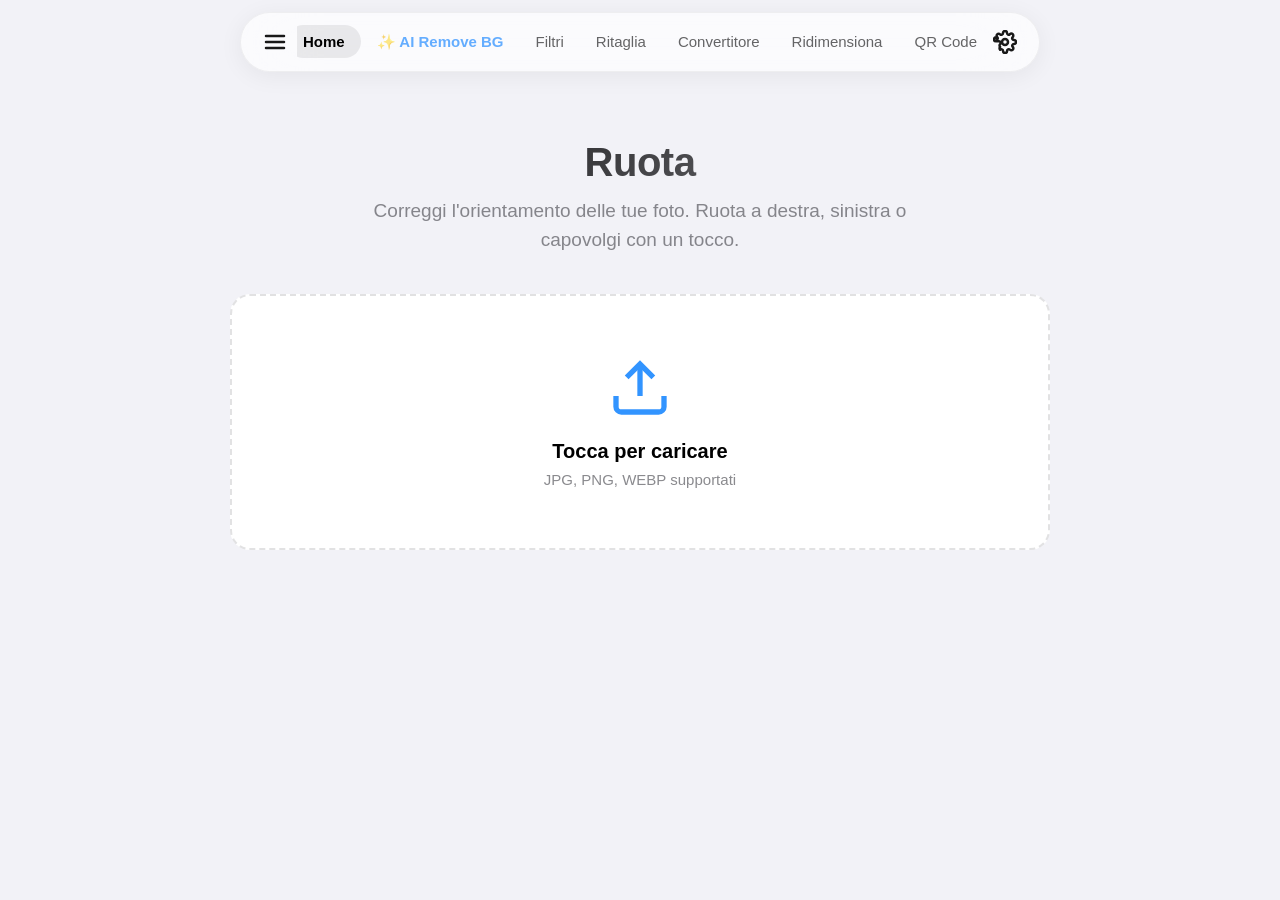
<file: ruota-immagini/index.html>
<!DOCTYPE html>
<html lang="it">
<head>
    <meta charset="UTF-8">
    <meta name="viewport" content="width=device-width, initial-scale=1.0, viewport-fit=cover">
    <title>Ruota Immagini - CronoTools</title>
    
    <!-- Design System CSS -->
    <link rel="stylesheet" href="../css/style.css">
</head>
<body>

    <!-- Dynamic Navbar -->
    <crono-navbar></crono-navbar>

    <div class="content-wrapper">
        <header class="main-header">
            <h1>Ruota</h1>
            <p class="description">Correggi l'orientamento delle tue foto. Ruota a destra, sinistra o capovolgi con un tocco.</p>
        </header>

        <main>
            <!-- Fase 1: Upload -->
            <div id="upload-stage" class="upload-area">
                <svg class="upload-icon" viewBox="0 0 24 24" fill="none" stroke="currentColor" stroke-width="2">
                    <path d="M21 15v4a2 2 0 0 1-2 2H5a2 2 0 0 1-2-2v-4"></path>
                    <polyline points="17 8 12 3 7 8"></polyline>
                    <line x1="12" y1="3" x2="12" y2="15"></line>
                </svg>
                <div class="upload-title">Tocca per caricare</div>
                <div class="upload-desc">JPG, PNG, WEBP supportati</div>
                <input type="file" id="file-input" accept="image/*" hidden>
            </div>

            <!-- Fase 2: Workspace -->
            <div id="workspace-stage" class="workspace-container">
                <div class="canvas-wrapper">
                    <canvas id="editor-canvas"></canvas>
                </div>

                <!-- Controls Toolbar -->
                <div class="toolbar-floating">
                    <button class="tool-btn" id="btn-undo" title="Annulla" disabled>
                        <svg viewBox="0 0 24 24" fill="none" stroke="currentColor" stroke-width="2"><path d="M9 14L4 9l5-5"/><path d="M4 9h10.5a5.5 5.5 0 0 1 5.5 5.5v0a5.5 5.5 0 0 1-5.5 5.5H11"/></svg>
                        Undo
                    </button>

                    <button class="tool-btn" id="btn-left" title="Ruota Sinistra">
                        <svg viewBox="0 0 24 24" fill="none" stroke="currentColor" stroke-width="2"><path d="M3 12a9 9 0 1 0 9-9 9.75 9.75 0 0 0-6.74 2.74L3 8"></path><path d="M3 3v5h5"></path></svg>
                        -90°
                    </button>

                    <button class="tool-btn" id="btn-right" title="Ruota Destra">
                        <svg viewBox="0 0 24 24" fill="none" stroke="currentColor" stroke-width="2"><path d="M21 12a9 9 0 1 1-9-9 9.75 9.75 0 0 1 6.74 2.74L21 8"></path><path d="M21 3v5h-5"></path></svg>
                        +90°
                    </button>

                    <button class="tool-btn" id="btn-180" title="Capovolgi">
                        <svg viewBox="0 0 24 24" fill="none" stroke="currentColor" stroke-width="2"><polyline points="23 4 23 10 17 10"></polyline><path d="M20.49 15a9 9 0 1 1-2.12-9.36L23 10"></path></svg>
                        180°
                    </button>

                    <button class="tool-btn danger" id="btn-reset" title="Chiudi">
                        <svg viewBox="0 0 24 24" fill="none" stroke="currentColor" stroke-width="2"><line x1="18" y1="6" x2="6" y2="18"></line><line x1="6" y1="6" x2="18" y2="18"></line></svg>
                        Esci
                    </button>
                </div>

                <div style="text-align: center; margin-top: 20px;">
                    <button id="btn-download" class="alert-btn primary" style="padding: 16px 32px; font-size: 18px; width: 100%; max-width: 300px;">Scarica Immagine</button>
                </div>
            </div>
        </main>
    </div>

    <!-- Moduli JS -->
    <script src="../js/ui.js"></script>
    <script src="../js/core.js"></script>
    <script src="../components/navbar.js"></script>

    <script>
        document.addEventListener('DOMContentLoaded', () => {
            const engine = new CronoEngine('editor-canvas');
            const uploadArea = document.getElementById('upload-stage');
            const fileInput = document.getElementById('file-input');
            const workspace = document.getElementById('workspace-stage');
            
            // UI References
            const btnUndo = document.getElementById('btn-undo');
            const btnLeft = document.getElementById('btn-left');
            const btnRight = document.getElementById('btn-right');
            const btn180 = document.getElementById('btn-180');
            const btnReset = document.getElementById('btn-reset');
            const btnDownload = document.getElementById('btn-download');

            // --- Eventi Core ---
            engine.on('imageLoaded', () => {
                uploadArea.style.display = 'none';
                workspace.style.display = 'block';
            });

            engine.on('historyChange', ({ canUndo }) => {
                btnUndo.disabled = !canUndo;
            });

            // --- Gestione Upload ---
            uploadArea.addEventListener('click', () => fileInput.click());
            
            fileInput.addEventListener('change', (e) => {
                if (e.target.files.length) engine.loadImage(e.target.files[0]);
            });

            ['dragover', 'dragleave', 'drop'].forEach(ev => {
                uploadArea.addEventListener(ev, (e) => {
                    e.preventDefault();
                    if (ev === 'dragover') uploadArea.classList.add('drag-over');
                    else uploadArea.classList.remove('drag-over');
                    if (ev === 'drop' && e.dataTransfer.files.length) engine.loadImage(e.dataTransfer.files[0]);
                });
            });

            // --- Pulsanti Tool ---
            btnLeft.addEventListener('click', () => engine.rotate(-90));
            btnRight.addEventListener('click', () => engine.rotate(90));
            btn180.addEventListener('click', () => engine.rotate(180));
            
            btnUndo.addEventListener('click', () => engine.undo());

            btnReset.addEventListener('click', () => {
                UI.showAlert(
                    'Attenzione', 
                    'Vuoi cancellare tutto e tornare alla home?', 
                    [
                        { text: 'Annulla', action: () => {} }, 
                        { text: 'Esci', class: 'danger', action: () => window.location.reload() }
                    ]
                );
            });

            btnDownload.addEventListener('click', async () => {
                const blob = await engine.export('png');
                engine.download(blob, 'crono-ruota.png');
            });
        });
    </script>
</body>
</html>
</file>
<file: css/style.css>
/* ==========================================================================
   CRONOTOOLS DESIGN SYSTEM - V20.0 (ULTIMATE + LEGACY SUPPORT)
   ========================================================================== */

/* INDICE:
   1. Modern Design System (Default)
      - Variabili & Temi
      - Reset & Base
      - Dynamic Bar
      - Layout & Cards
      - Canvas & Tools
      - Sidebar
      - Alerts
   2. Morphing Logic (Old Design Mode)
*/

/* =========================================
   1. MODERN DESIGN SYSTEM (DEFAULT)
   ========================================= */

:root, :root[data-theme="light"] { 
    --bg-primary: #f2f2f7; 
    --bg-secondary: #ffffff; 
    --bg-tertiary: #e5e5ea; 
    --bg-glass: rgba(255, 255, 255, 0.65); 
    --bg-glass-heavy: rgba(255, 255, 255, 0.85);
    --text-primary: #000000; 
    --text-secondary: rgba(60, 60, 67, 0.6); 
    --text-tertiary: rgba(60, 60, 67, 0.3);
    --accent: #007aff; 
    --on-accent: #ffffff;
    --accent-dim: rgba(0, 122, 255, 0.1);
    --danger: #ff3b30;
    --success: #34c759;
    --separator: rgba(60, 60, 67, 0.15); 
    --shadow-sm: 0 2px 8px rgba(0,0,0,0.04);
    --shadow-md: 0 4px 16px rgba(0, 0, 0, 0.08); 
    --shadow-lg: 0 12px 40px rgba(0, 0, 0, 0.12);
    --radius-sm: 10px; --radius-md: 14px; --radius-lg: 20px; --radius-xl: 32px;
    --bar-bg: rgba(255, 255, 255, 0.65);
    --bar-border: rgba(0,0,0,0.05);
    --bar-shadow: 0 4px 24px rgba(0,0,0,0.06);
    --bar-text: #000000;
    --bar-radius: 999px;
    --font-stack: -apple-system, BlinkMacSystemFont, "SF Pro Text", "SF Pro Display", "Segoe UI", Roboto, Helvetica, Arial, sans-serif;
}

[data-theme="dark"] { 
    --bg-primary: #000000; --bg-secondary: #1c1c1e; --bg-tertiary: #2c2c2e; 
    --bg-glass: rgba(28, 28, 30, 0.65); --bg-glass-heavy: rgba(28, 28, 30, 0.85);
    --text-primary: #ffffff; --text-secondary: rgba(235, 235, 245, 0.6); --text-tertiary: rgba(235, 235, 245, 0.3);
    --accent: #0a84ff; --on-accent: #ffffff; --accent-dim: rgba(10, 132, 255, 0.15);
    --danger: #ff453a; --success: #30d158;
    --separator: rgba(84, 84, 88, 0.45); --shadow-md: 0 4px 16px rgba(0, 0, 0, 0.4); --shadow-lg: 0 12px 40px rgba(0, 0, 0, 0.5);
    --bar-bg: rgba(28, 28, 30, 0.65); --bar-border: rgba(255,255,255,0.1); --bar-shadow: 0 4px 24px rgba(0,0,0,0.3); --bar-text: #ffffff;
}

/* Altri temi Moderni */
[data-theme="midnight"] { --bg-primary: #000000; --bg-secondary: #0a0a0a; --bg-tertiary: #1a1a1a; --bg-glass: rgba(10, 10, 10, 0.65); --bg-glass-heavy: rgba(10, 10, 10, 0.80); --text-primary: #ffffff; --text-secondary: rgba(255, 255, 255, 0.6); --accent: #0a84ff; --bar-bg: rgba(10, 10, 10, 0.65); --bar-border: rgba(255,255,255,0.1); --bar-text: #ffffff; }
[data-theme="slate"] { --bg-primary: #0a192f; --bg-secondary: #112240; --bg-tertiary: #233554; --bg-glass: rgba(17, 34, 64, 0.70); --bg-glass-heavy: rgba(17, 34, 64, 0.85); --text-primary: #ccd6f6; --text-secondary: #8892b0; --accent: #f97316; --bar-bg: rgba(17, 34, 64, 0.70); --bar-border: rgba(100, 255, 218, 0.1); --bar-text: #ccd6f6; }
[data-theme="latte"] { --bg-primary: #eff1f5; --bg-secondary: #ffffff; --bg-tertiary: #e6e9ef; --bg-glass: rgba(255, 255, 255, 0.65); --bg-glass-heavy: rgba(255, 255, 255, 0.85); --text-primary: #4c4f69; --text-secondary: #6c6f84; --accent: #8839ef; --bar-bg: rgba(255, 255, 255, 0.65); --bar-border: rgba(76, 79, 105, 0.1); --bar-text: #4c4f69; }
[data-theme="sunset"] { --bg-primary: #2d1b2e; --bg-secondary: #442a46; --bg-tertiary: #573659; --bg-glass: rgba(68, 42, 70, 0.65); --bg-glass-heavy: rgba(68, 42, 70, 0.85); --text-primary: #ffecd1; --text-secondary: #eebbc3; --accent: #ff9f1c; --bar-bg: rgba(68, 42, 70, 0.65); --bar-border: rgba(255, 159, 28, 0.2); --bar-text: #ffecd1; }
[data-theme="forest"] { --bg-primary: #1b2d21; --bg-secondary: #2f4538; --bg-tertiary: #40594a; --bg-glass: rgba(47, 69, 56, 0.65); --bg-glass-heavy: rgba(47, 69, 56, 0.85); --text-primary: #d3f8e2; --text-secondary: #a3c9b5; --accent: #7fdbca; --bar-bg: rgba(47, 69, 56, 0.65); --bar-border: rgba(127, 219, 202, 0.2); --bar-text: #d3f8e2; }
[data-theme="lavanda"] { --bg-primary: #f5f3ff; --bg-secondary: #ffffff; --bg-tertiary: #ede9fe; --bg-glass: rgba(255, 255, 255, 0.65); --bg-glass-heavy: rgba(255, 255, 255, 0.9); --text-primary: #2e1065; --text-secondary: #5b21b6; --accent: #7c3aed; --bar-bg: rgba(255, 255, 255, 0.7); --bar-border: rgba(124, 58, 237, 0.15); --bar-text: #2e1065; }
[data-theme="cyberpunk"] { --bg-primary: #050505; --bg-secondary: #0a0a12; --bg-tertiary: #16161f; --bg-glass: rgba(10, 10, 18, 0.7); --bg-glass-heavy: rgba(10, 10, 18, 0.9); --text-primary: #ffffff; --text-secondary: #00f3ff; --accent: #ff0099; --bar-bg: rgba(22, 22, 31, 0.8); --bar-border: #00f3ff; --bar-text: #ffffff; --bar-shadow: 0 0 20px rgba(0, 243, 255, 0.4); }
[data-theme="solarized"] { --bg-primary: #fdf6e3; --bg-secondary: #eee8d5; --bg-tertiary: #f3f1e8; --bg-glass: rgba(255, 248, 236, 0.7); --bg-glass-heavy: rgba(255, 248, 236, 0.9); --text-primary: #073642; --text-secondary: #586e75; --accent: #268bd2; --bar-bg: rgba(255, 248, 236, 0.7); --bar-border: rgba(7, 54, 66, 0.08); --bar-text: #073642; }
[data-theme="high-contrast"] { --bg-primary: #000000; --bg-secondary: #ffffff; --bg-tertiary: #000000; --bg-glass: rgba(255,255,255,0.06); --bg-glass-heavy: rgba(255,255,255,0.12); --text-primary: #ffffff; --text-secondary: #ffffff; --accent: #ffff00; --bar-bg: #000000; --bar-border: #ffffff; --bar-text: #ffffff; }

body.dynamic-island-mode { --bar-bg: #000000; --bar-border: transparent; --bar-shadow: 0 0 0 1px rgba(255,255,255,0.1), 0 10px 40px rgba(0,0,0,0.5); --bar-text: #ffffff; }

* { margin: 0; padding: 0; box-sizing: border-box; -webkit-tap-highlight-color: transparent; }
html { scroll-behavior: smooth; }
body { font-family: var(--font-stack); background: var(--bg-primary); color: var(--text-primary); transition: background 0.4s, color 0.4s; padding-top: 100px; }
body.no-scroll { overflow: hidden; }

/* Dynamic Bar (Modern - Default Behavior) */
#global-navbar { position: fixed; top: 0; left: 0; right: 0; z-index: 5000; display: flex; justify-content: center; pointer-events: none; padding-top: 12px; transition: padding 0.5s cubic-bezier(0.32, 0.72, 0, 1); }
.nav-pill { pointer-events: auto; width: var(--bar-width, 94%); max-width: var(--bar-max-width, 800px); height: var(--bar-height, 60px); background: var(--bar-bg); border: 1px solid var(--bar-border); border-radius: var(--bar-radius); box-shadow: var(--bar-shadow); color: var(--bar-text); display: flex; align-items: center; justify-content: space-between; padding: 0 12px; transition: all 0.6s cubic-bezier(0.34, 1.56, 0.64, 1); backdrop-filter: saturate(180%) blur(35px); -webkit-backdrop-filter: saturate(180%) blur(35px); will-change: transform, width, height, border-radius; transform-origin: top center; }

/* MODERN SCROLL STATE: Shrink to small pill (Original Behavior) */
#global-navbar.scrolled .nav-pill { width: var(--bar-scroll-width, 420px); height: var(--bar-scroll-height, 50px); border-radius: var(--bar-radius); background: var(--bar-bg); }
#global-navbar.scrolled .nav-center-links { opacity: 0; pointer-events: none; transform: scale(0.9); display: none; }
#global-navbar.scrolled .nav-mini-logo { display: flex; opacity: 1; transform: translateY(0); }

.nav-btn { width: 44px; height: 44px; border-radius: 50%; border: none; background: transparent; color: inherit; display: flex; align-items: center; justify-content: center; cursor: pointer; transition: all 0.2s; opacity: 0.9; }
.nav-btn:hover { background: rgba(128, 128, 128, 0.15); transform: scale(1.05); opacity: 1; }
.nav-center { display: flex; gap: 4px; align-items: center; overflow: hidden; flex: 1; justify-content: center; height: 100%; }
.nav-link { color: inherit; opacity: 0.6; text-decoration: none; font-size: 15px; font-weight: 500; padding: 8px 16px; border-radius: 24px; transition: all 0.3s ease; white-space: nowrap; }
.nav-link:hover { opacity: 1; background: rgba(128, 128, 128, 0.1); }
.nav-link.active { opacity: 1; font-weight: 600; background: rgba(128, 128, 128, 0.15); }
.nav-mini-logo { display: none; font-weight: 700; font-size: 16px; color: inherit; align-items: center; gap: 8px; opacity: 0; transform: translateY(10px); transition: all 0.4s; }

@media (max-width: 768px) { .nav-center-links { display: none; } .nav-mini-logo { display: flex; opacity: 1; transform: none; } .nav-pill { width: 92%; } }

/* Layout & Elements (Modern) */
.content-wrapper { max-width: 860px; margin: 0 auto; padding: 40px 20px 100px; opacity: 0; animation: fadeUp 0.7s forwards; transition: padding 0.5s ease; }
.main-header { text-align: center; margin-bottom: 40px; padding: 0 10px; }
.main-header h1 { font-size: 40px; font-weight: 800; letter-spacing: -0.5px; margin-bottom: 12px; background: linear-gradient(135deg, var(--text-primary) 0%, var(--text-secondary) 100%); -webkit-background-clip: text; -webkit-text-fill-color: transparent; }
.description { font-size: 19px; line-height: 1.5; color: var(--text-secondary); max-width: 600px; margin: 0 auto; }
.glass-card { background: var(--bg-secondary); border: 1px solid var(--separator); border-radius: var(--radius-lg); overflow: hidden; position: relative; transition: all 0.3s; }
.upload-area { padding: 60px 20px; text-align: center; border: 2px dashed var(--separator); border-radius: var(--radius-lg); background: var(--bg-secondary); cursor: pointer; transition: all 0.3s; margin-bottom: 30px; }
.upload-area:hover, .upload-area.drag-over { border-color: var(--accent); background: var(--accent-dim); transform: scale(1.01); }
.upload-icon { width: 64px; height: 64px; color: var(--accent); margin-bottom: 16px; opacity: 0.8; }
.upload-title { font-size: 20px; font-weight: 600; margin-bottom: 8px; }
.upload-desc { color: var(--text-secondary); font-size: 15px; }
.workspace-container { display: none; flex-direction: column; gap: 24px; animation: fadeIn 0.4s forwards; }
.canvas-wrapper { background: url('[data-uri]') repeat; border-radius: var(--radius-lg); overflow: hidden; box-shadow: var(--shadow-sm); border: 1px solid var(--separator); position: relative; min-height: 300px; display: flex; align-items: center; justify-content: center; background-color: var(--bg-tertiary); }
[data-theme="dark"] .canvas-wrapper { background-image: none; }
canvas { max-width: 100%; height: auto; display: block; will-change: transform; }
.toolbar-floating { position: sticky; bottom: 30px; z-index: 90; background: var(--bg-glass-heavy); backdrop-filter: blur(20px); border: 1px solid var(--separator); padding: 12px; border-radius: var(--radius-xl); box-shadow: var(--shadow-lg); display: flex; gap: 12px; justify-content: center; flex-wrap: wrap; margin: 0 auto; animation: slideUp 0.4s; }
.tool-btn { display: flex; flex-direction: column; align-items: center; gap: 4px; background: transparent; border: none; color: var(--text-secondary); padding: 8px 16px; border-radius: 12px; cursor: pointer; font-size: 12px; font-weight: 500; transition: all 0.2s; min-width: 64px; }
.tool-btn:hover { background: var(--bg-tertiary); color: var(--text-primary); }
.tool-btn.active { background: var(--accent); color: var(--on-accent); }
.tool-btn.danger { color: var(--danger); }
.tool-btn:disabled { opacity: 0.4; pointer-events: none; }

/* Sidebars */
.sidebar { position: fixed; top: 0; bottom: 0; z-index: 2000; width: 320px; max-width: 85%; background: var(--bg-glass-heavy); backdrop-filter: blur(30px); border-right: 1px solid var(--separator); transform: translateX(-100%); transition: transform 0.4s cubic-bezier(0.32, 0.72, 0, 1); display: flex; flex-direction: column; }
.sidebar.right { right: 0; left: auto; border-right: none; border-left: 1px solid var(--separator); transform: translateX(100%); }
.sidebar.open { transform: translateX(0); }
.sidebar-header { height: 60px; display: flex; align-items: center; justify-content: space-between; padding: 0 20px; border-bottom: 1px solid var(--separator); }
.sidebar-title { font-weight: 700; font-size: 17px; }
.sidebar-content { flex: 1; overflow-y: auto; padding: 20px; }
.menu-list { list-style: none; display: flex; flex-direction: column; gap: 8px; }
.menu-item { display: flex; align-items: center; gap: 12px; padding: 12px 16px; border-radius: var(--radius-md); color: var(--text-primary); text-decoration: none; font-size: 16px; font-weight: 500; transition: background 0.2s; border: none; background: transparent; width: 100%; text-align: left; cursor: pointer; }
.menu-item:hover { background: var(--bg-tertiary); }
.menu-item.active { background: var(--accent); color: var(--on-accent); }
.backdrop { position: fixed; inset: 0; background: rgba(0,0,0,0.3); backdrop-filter: blur(2px); z-index: 1500; opacity: 0; pointer-events: none; transition: opacity 0.3s; }
.backdrop.active { opacity: 1; pointer-events: all; }
.ios-alert { position: fixed; top: 50%; left: 50%; transform: translate(-50%, -50%) scale(0.9); background: var(--bg-glass-heavy); backdrop-filter: blur(40px); padding: 24px; border-radius: var(--radius-xl); width: 300px; text-align: center; box-shadow: var(--shadow-lg); z-index: 3000; opacity: 0; pointer-events: none; transition: all 0.3s; border: 1px solid var(--separator); }
.ios-alert.active { opacity: 1; transform: translate(-50%, -50%) scale(1); pointer-events: auto; }
.alert-btn { flex: 1; padding: 12px; border: none; border-radius: 12px; font-weight: 600; cursor: pointer; background: var(--bg-tertiary); color: var(--text-primary); font-size: 15px;}
.alert-btn.primary { background: var(--accent); color: var(--on-accent); }
@keyframes fadeIn { from { opacity: 0; } to { opacity: 1; } }
@keyframes fadeUp { from { opacity: 0; transform: translateY(20px); } to { opacity: 1; transform: translateY(0); } }
@keyframes slideUp { from { opacity: 0; transform: translateY(100%); } to { opacity: 1; transform: translateY(0); } }
.hidden { display: none !important; }
.mobile-only { display: none; }
@media (max-width: 768px) { .mobile-only { display: block; } .desktop-only { display: none; } }

/* iOS Toggle Styles */
.ios-toggle-wrapper { display: flex; align-items: center; justify-content: space-between; width: 100%; padding: 16px; margin-bottom: 24px; background: var(--bg-tertiary); border-radius: 16px; cursor: pointer; }
.ios-toggle-label { font-weight: 600; font-size: 16px; color: var(--text-primary); display: flex; align-items: center; gap: 8px; }
.ios-toggle { appearance: none; width: 51px; height: 31px; background: #e9e9ea; border-radius: 99px; position: relative; cursor: pointer; transition: background 0.3s; }
[data-theme="dark"] .ios-toggle { background: #39393d; }
.ios-toggle::after { content: ''; position: absolute; top: 2px; left: 2px; width: 27px; height: 27px; background: white; border-radius: 50%; box-shadow: 0 2px 5px rgba(0,0,0,0.2); transition: transform 0.3s cubic-bezier(0.34, 1.56, 0.64, 1); }
.ios-toggle:checked { background: #34c759; }
.ios-toggle:checked::after { transform: translateX(20px); }


/* =========================================
   2. MORPHING LOGIC (OLD DESIGN MODE)
   ========================================= */

/* Quando attiva, trasforma la Dynamic Bar in una barra classica fissa */
body.old-design-mode #global-navbar {
    padding-top: 0; /* Rimuove il "floating" */
    transition: all 0.5s cubic-bezier(0.32, 0.72, 0, 1);
}

body.old-design-mode .nav-pill {
    /* Morphing da pillola a barra rettangolare */
    width: 100%;
    max-width: 100%;
    height: 60px;
    border-radius: 0;
    border: none;
    border-bottom: 1px solid var(--separator);
    box-shadow: none;
    padding: 0 24px;
    background: var(--bg-glass-heavy); /* Opacità solida per la barra classica */
}

/* OLD DESIGN SCROLLED STATE: Thin, Full Width, Blurred, No Links */
body.old-design-mode #global-navbar.scrolled .nav-pill {
    width: 100%;
    max-width: 100%;
    height: 44px; /* Sottile */
    border-radius: 0;
    background: var(--bg-glass-heavy);
    backdrop-filter: saturate(180%) blur(20px);
    -webkit-backdrop-filter: saturate(180%) blur(20px);
    border-bottom: 1px solid var(--separator);
    box-shadow: none;
}

/* Fix per layout contenuto */
body.old-design-mode {
    padding-top: 60px; /* Spazio per la navbar fissa */
}

body.old-design-mode .content-wrapper {
    /* Assicura che il contenuto sia visibile immediatamente */
    opacity: 1 !important;
    transform: none !important;
    animation: none !important;
    padding-top: 40px; /* Reset padding interno */
}

/* Nascondi elementi specifici moderni se necessario */
body.old-design-mode .ai-aurora { display: none; }
</file>
